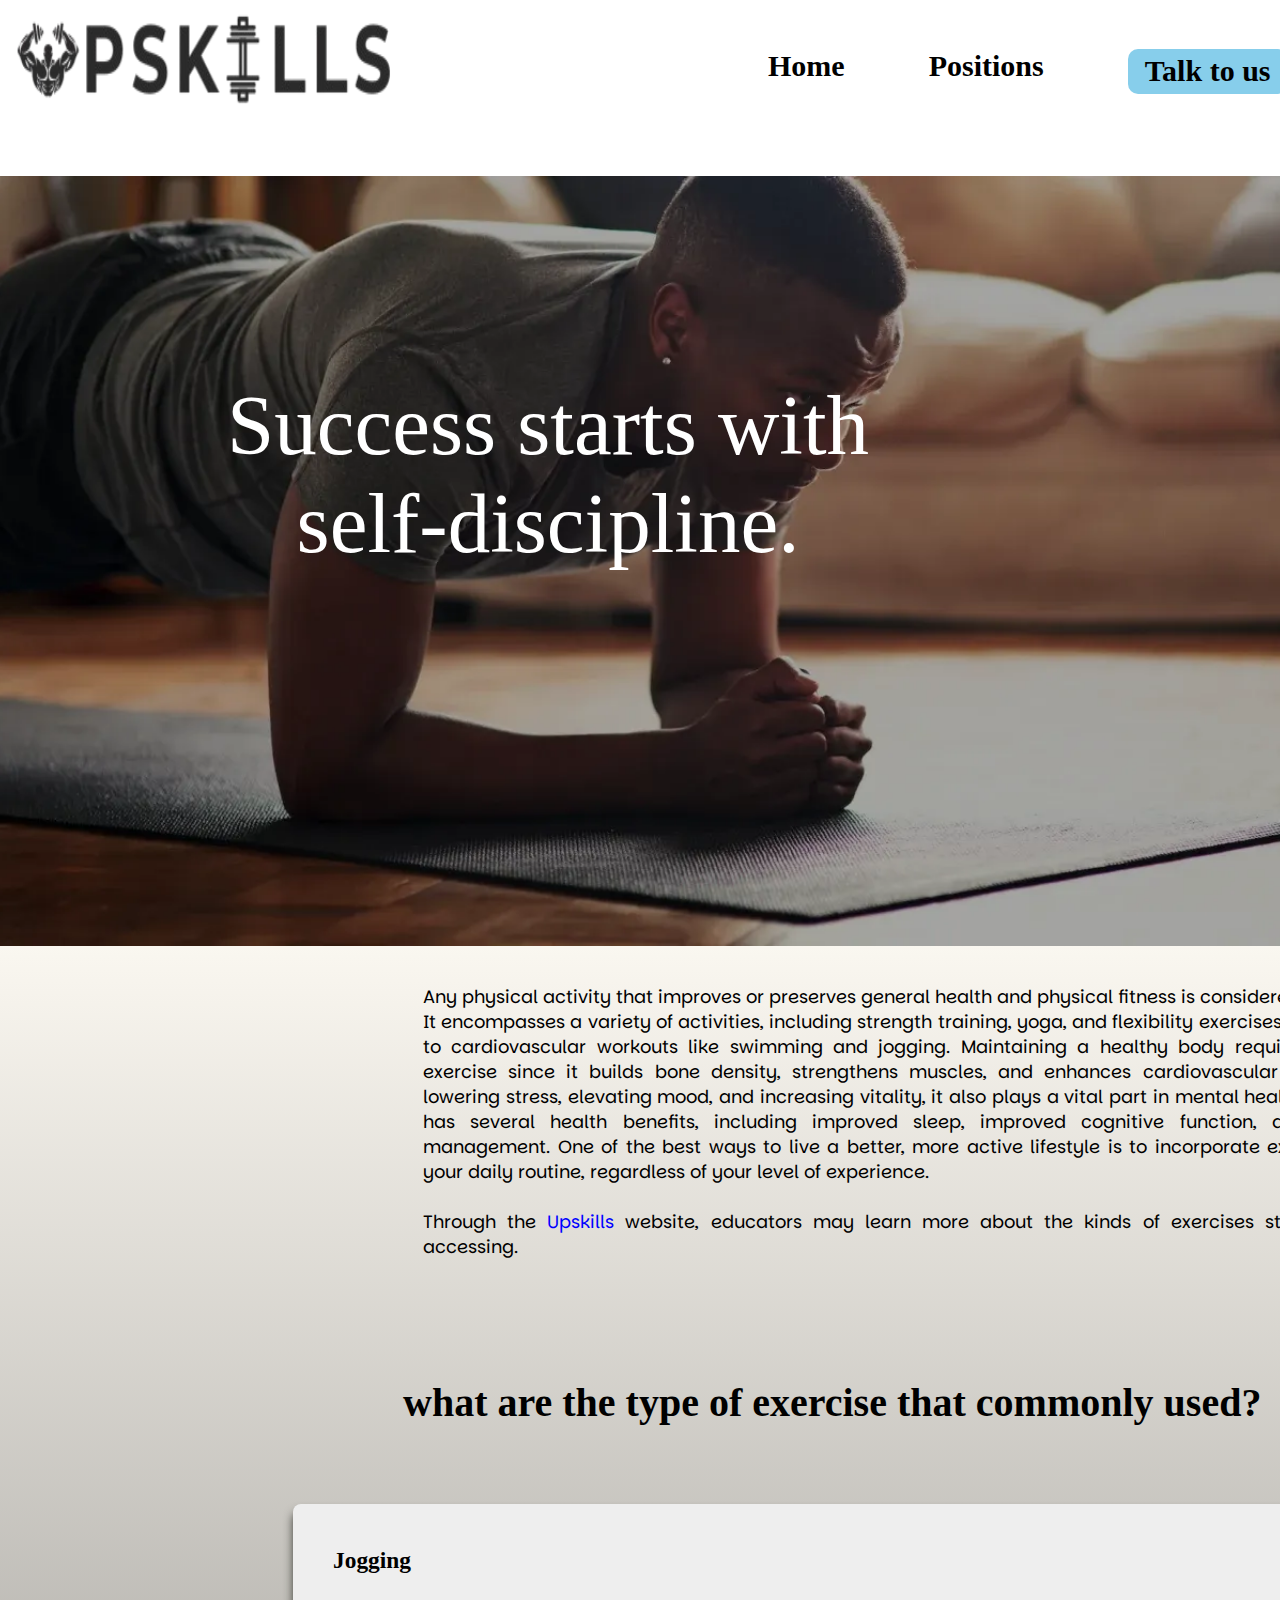
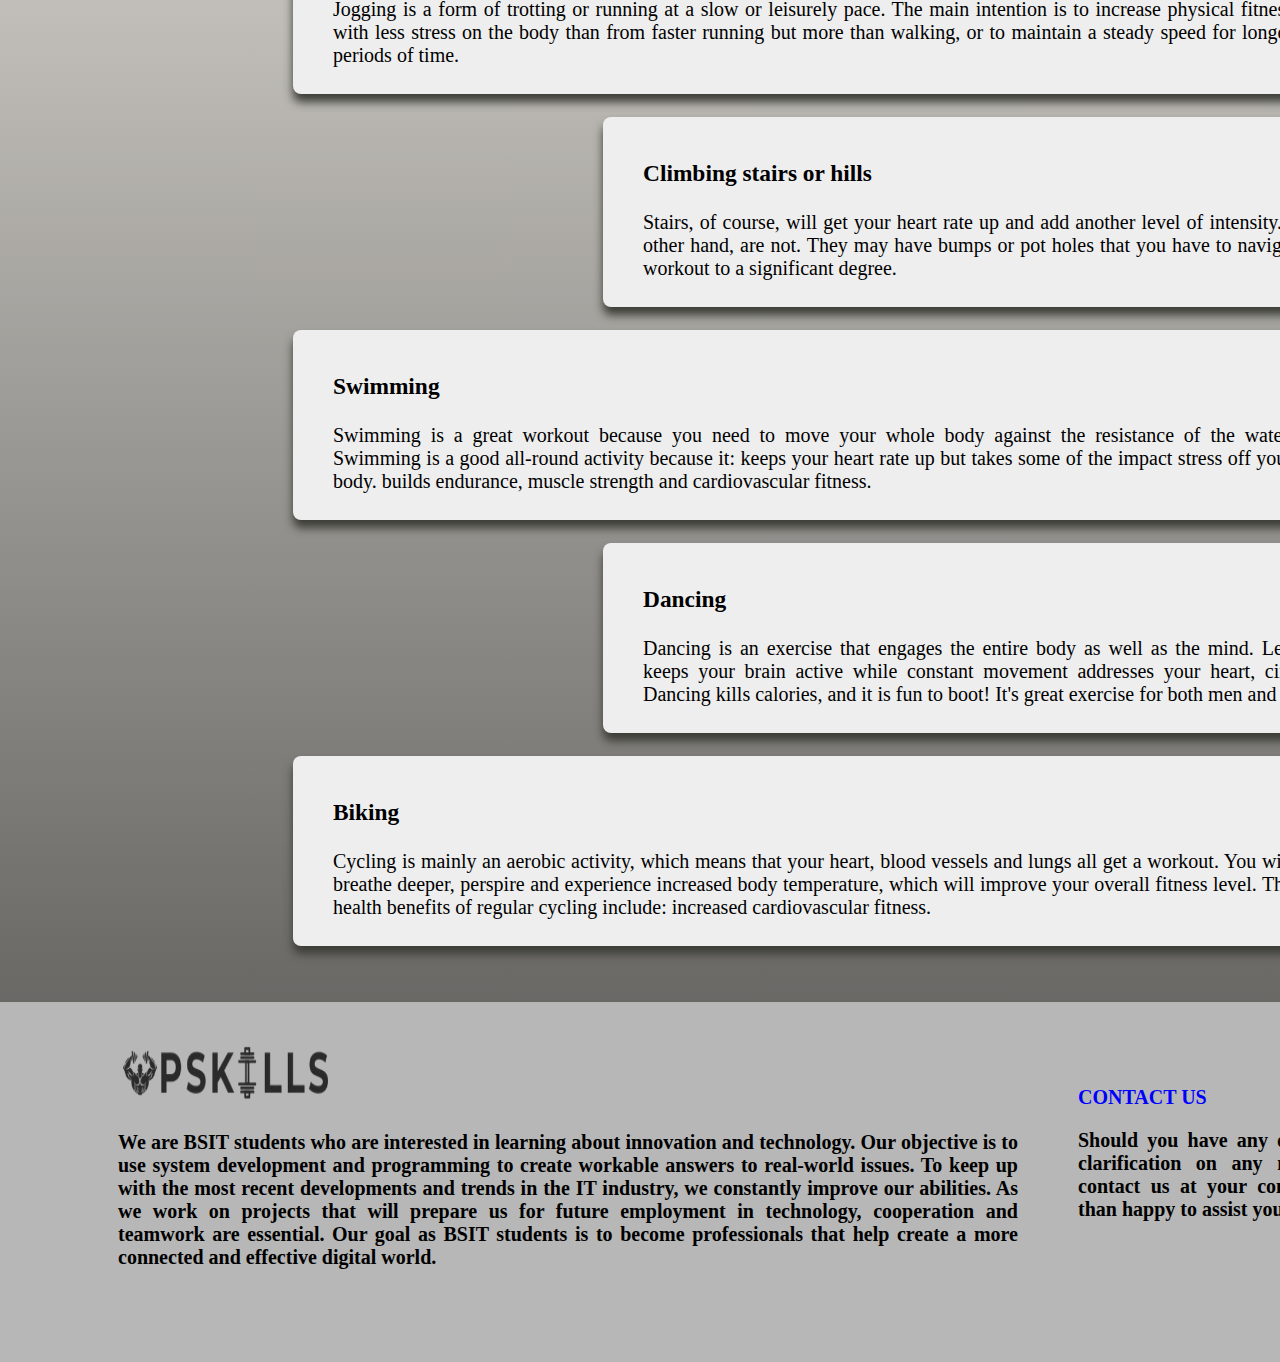
<file: index.html>
<!DOCTYPE html>
<html lang="en">
<head>
    <meta charset="UTF-8">
    <meta name="viewport" content="width=device-width, initial-scale=1.0">
    <link rel="preconnect" href="https://fonts.googleapis.com">
<link rel="preconnect" href="https://fonts.gstatic.com" crossorigin>
<link href="https://fonts.googleapis.com/css2?family=Parkinsans:wght@300..800&display=swap" rel="stylesheet">
<link rel="stylesheet" href="https://cdnjs.cloudflare.com/ajax/libs/font-awesome/6.7.1/css/all.min.css" integrity="sha512-5Hs3dF2AEPkpNAR7UiOHba+lRSJNeM2ECkwxUIxC1Q/FLycGTbNapWXB4tP889k5T5Ju8fs4b1P5z/iB4nMfSQ==" crossorigin="anonymous" referrerpolicy="no-referrer" />
    <link rel="stylesheet" href="style.css">
    <link rel="apple-touch-icon" sizes="180x180" href="/apple-touch-icon.png">
<link rel="icon" type="image/png" sizes="32x32" href="/favicon-32x32.png">
<link rel="icon" type="image/png" sizes="16x16" href="/favicon-16x16.png">
<link rel="manifest" href="/site.webmanifest">
<link rel="shortcut icon" href="favicon.ico" type="image/x-icon">
    <title>Upskills</title>
</head>
<body>
<div class="bgcolor">
        <img src="./image/logo-removebg-preview.png" alt="logo">
    <nav class="navbar">
        <ul class="navlink">
            <li class="navlinks">
                <a href="home.html">Home</a>
            </li>
         
            <li class="navlinks labs">
                <a>Positions</a>
                <ul class="dropdown">
                    <div class="atak">
                    <a style="font-size: 20px;" href="./sitting.html"><li>Sitting</li></a>
                    <a style="font-size: 20px;" href="./kneeling.html"><li>Kneeling</li></a>
                    <a style="font-size: 20px;" href="./lying.html"><li>Lying</li></a>
                </div>
                </ul>
            
            </li>
            <li class="navlinks">
            <div class="ts">
                <a class="tt" href="./talk.html">Talk to us</a>
            </div>
            </li>
        </ul>
    </nav>
</div>
    <div class="bg">
       <p class="p1">Success starts with self-discipline.</p>
    </div>
<div class="all">
<div class="p2">
    <p class="p3">Any physical activity that improves or preserves general health and physical fitness is considered exercise. It encompasses a variety of activities, including strength training, yoga, and flexibility exercises in addition to cardiovascular workouts like swimming and jogging. Maintaining a healthy body requires regular exercise since it builds bone density, strengthens muscles, and enhances cardiovascular health. By lowering stress, elevating mood, and increasing vitality, it also plays a vital part in mental health. Exercise has several health benefits, including improved sleep, improved cognitive function, and weight management. One of the best ways to live a better, more active lifestyle is to incorporate exercise into your daily routine, regardless of your level of experience. 
        <br> 
        <br>
        Through the <a style="text-decoration: none; color: blue;" href="">Upskills</a> website, educators may learn more about the kinds of exercises students are accessing.
    </p>
    <br>
    <br>
</div>
    <p class="p4">what are the type of exercise that commonly used?</p>
    <br>
    <div class="una">
   <ol>
    <div class="atik">
    <li> <h3>Jogging</h3>
        Jogging is a form of trotting or running at a slow or leisurely pace. The main intention is to increase physical fitness with less stress on the body than from faster running but more than walking, or to maintain a steady speed for longer periods of time.</li>
    </div>
    <br>
    <div class="atiks">
    <li> <h3>Climbing stairs or hills</h3>
        Stairs, of course, will get your heart rate up and add another level of intensity. But stairs are predictable. Hills, on the other hand, are not. They may have bumps or pot holes that you have to navigate, which increases the intensity of the workout to a significant degree. </li>
    </div>
    <br>
    <div class="atik">
    <li><h3>Swimming</h3>
        Swimming is a great workout because you need to move your whole body against the resistance of the water. Swimming is a good all-round activity because it: keeps your heart rate up but takes some of the impact stress off your body. builds endurance, muscle strength and cardiovascular fitness.</li>
    </div>
    <br>
    <div class="atiks">
        <li><h3>Dancing</h3>
        Dancing is an exercise that engages the entire body as well as the mind. Learning and remembering choreography keeps your brain active while constant movement addresses your heart, circulation, balance, muscles and joints. Dancing kills calories, and it is fun to boot! It's great exercise for both men and women.</li>
    </div>
    <br>
    <div class="atik">
        <li><h3>Biking</h3>
        Cycling is mainly an aerobic activity, which means that your heart, blood vessels and lungs all get a workout. You will breathe deeper, perspire and experience increased body temperature, which will improve your overall fitness level. The health benefits of regular cycling include: increased cardiovascular fitness.</li>
    </div>
    </ol>
    </div>
    <br>
    <br>
    <div class="last">

        <img class="m1" src="./image/logo-removebg-preview.png" alt="logo">
         <p class="t3">CONTACT US</p>
       <p class="t1">Should you have any questions or require further clarification on any matter,
        please feel free to contact us at your convenience, and I'll be more than happy to assist you.
        </p>

        <p class="t2">We are BSIT students who are interested in learning about innovation and technology. Our objective is to use system development and programming to create workable answers to real-world issues. To keep up with the most recent developments and trends in the IT industry, we constantly improve our abilities. As we work on projects that will prepare us for future employment in technology, cooperation and teamwork are essential. Our goal as BSIT students is to become professionals that help create a more connected and effective digital world.</p>
    </div>
    
    <div class="fi">
    <div class="f1">
        <a href="https://www.facebook.com/hhshhshshshshs"><i class="fa-brands fa-facebook"></i></a>
        </div>
        <div class="f2">
        <a href="https://www.instagram.com/dhars167/"><i class="fa-brands fa-instagram"></i></a>
        </div>
    </div>
</div>
</body>
</html>
</file>
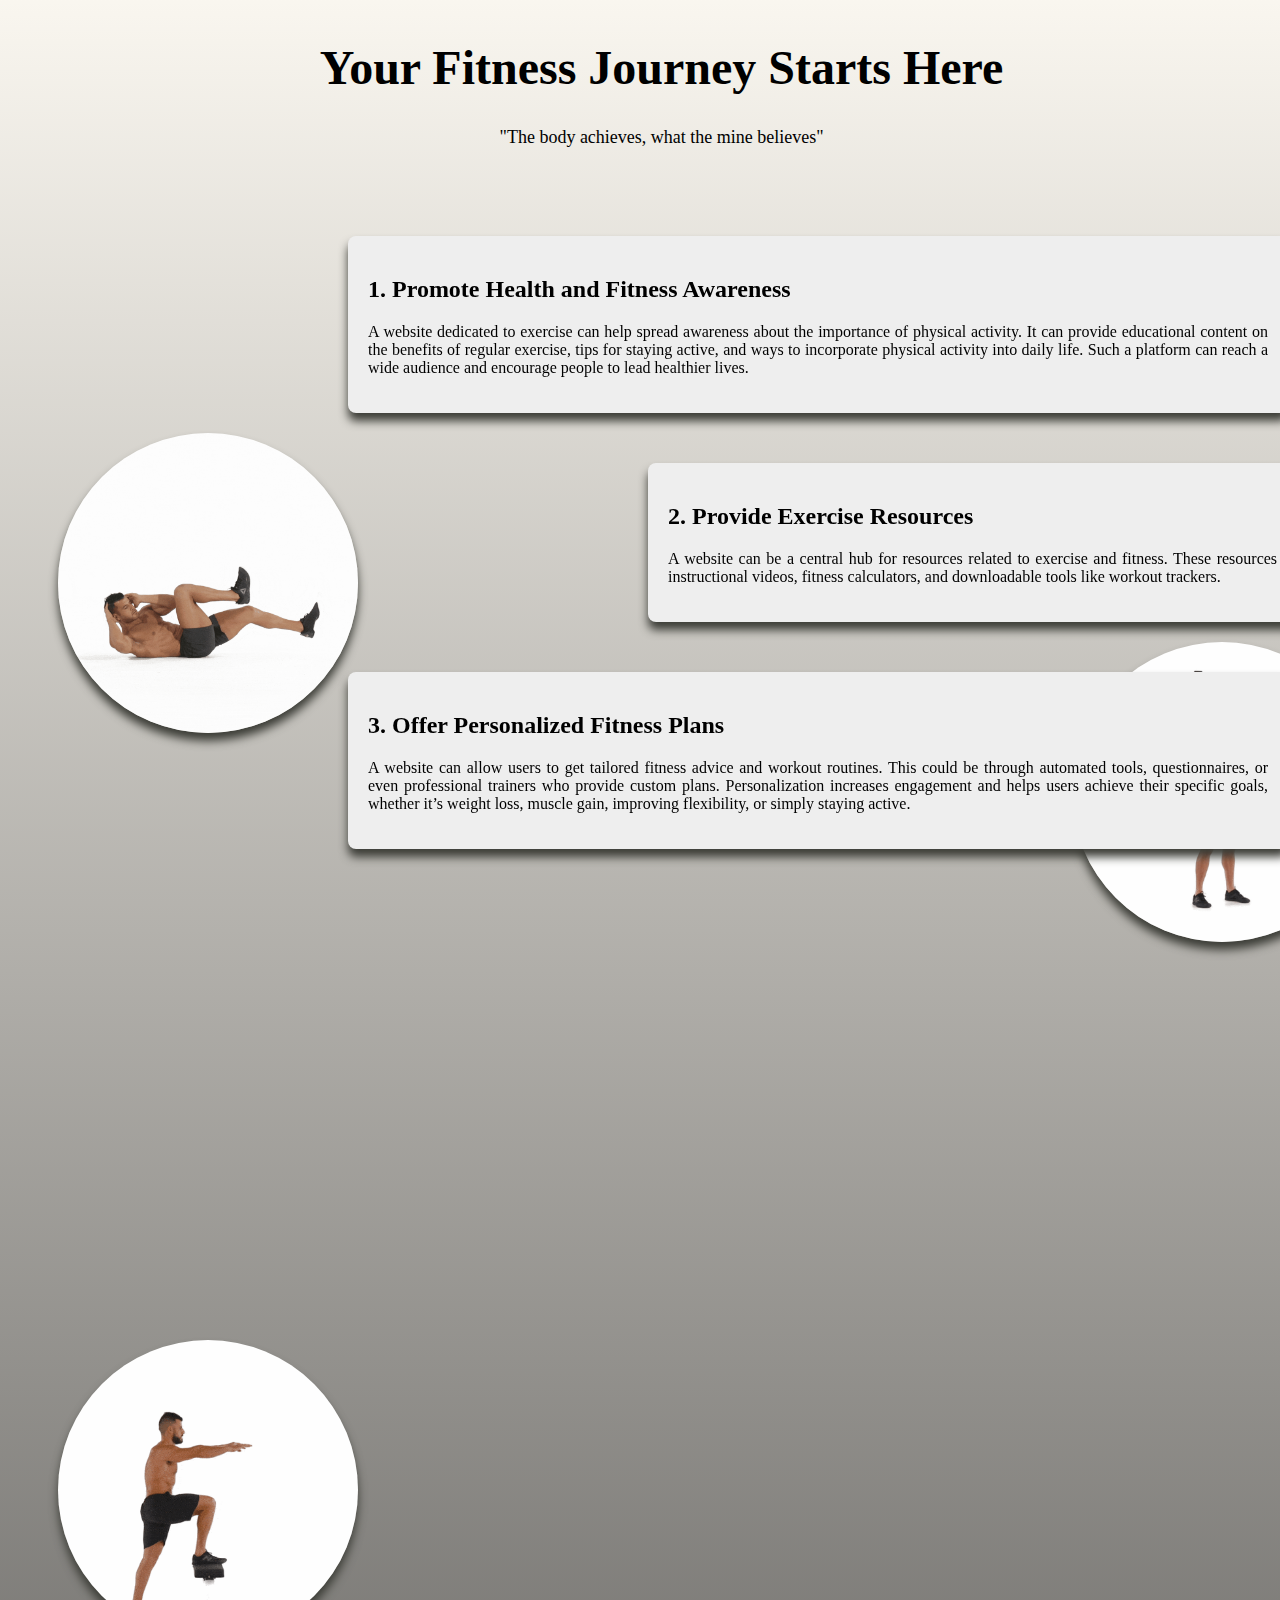
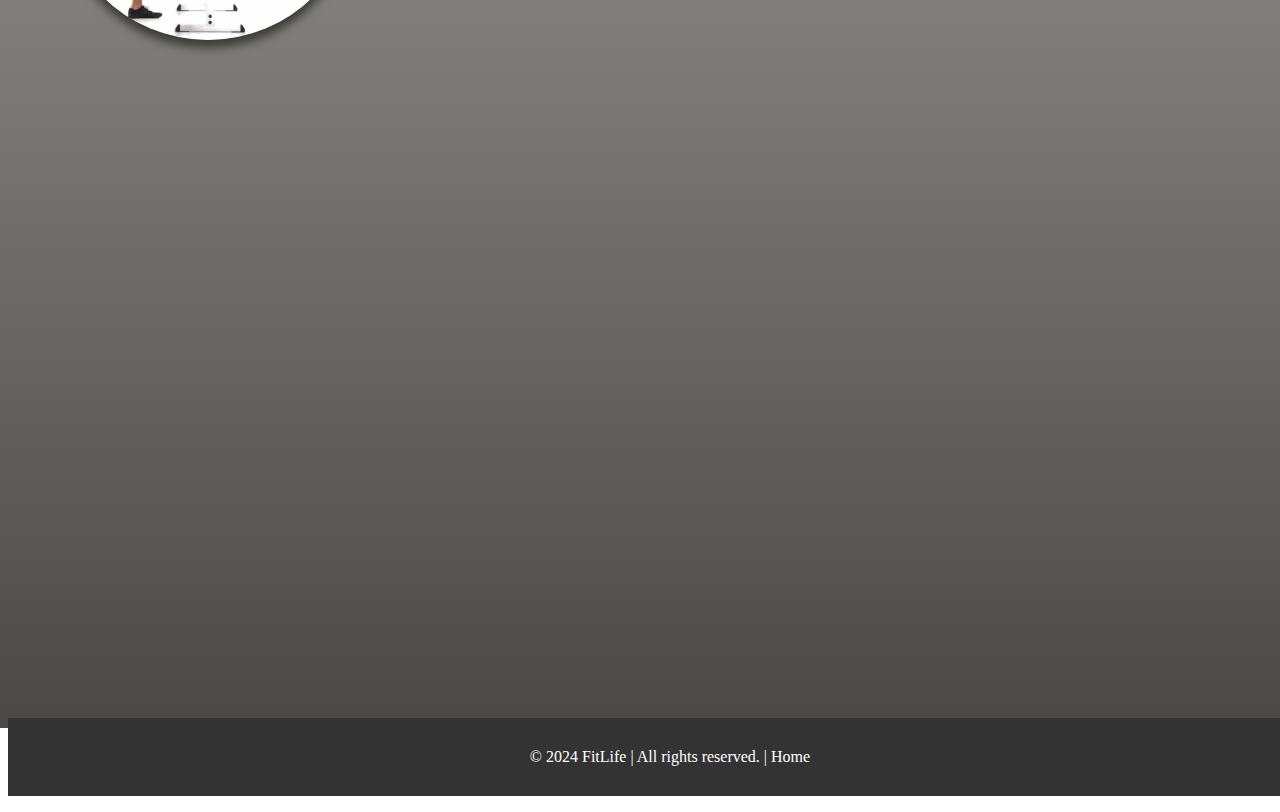
<file: home.html>
<!DOCTYPE html>
<html lang="en">
<head>
    <meta charset="UTF-8">
    <meta name="viewport" content="width=device-width, initial-scale=1.0">
    <link rel="stylesheet" href="style.css">
    <link rel="stylesheet" href="https://unpkg.com/aos@next/dist/aos.css" />
    <link rel="shortcut icon" href="favicon.ico" type="image/x-icon">
    <title>About</title>
</head>

<body>
    <div class="dar2">
    <header>
        <h1>Your Fitness Journey Starts Here</h1>
        <p class="motto">"The body achieves, what the mine believes"</p>
    </header>
<div class="nuh">
    <section>
        <div data-aos="fade-right" data-aos-duration="1400" class="card">
            <h2>1. Promote Health and Fitness Awareness</h2>
            <p>A website dedicated to exercise can help spread awareness about the importance of physical activity. It can provide educational content on the benefits of regular exercise, tips for staying active, and ways to incorporate physical activity into daily life. Such a platform can reach a wide audience and encourage people to lead healthier lives.</p>
        </div>
            <img class="log" src="./image/100.gif"> 
    </section>
    <div data-aos="fade-left" data-aos-duration="1400" class="cards">
        <h2>2. Provide Exercise Resources</h2>
        <p>A website can be a central hub for resources related to exercise and fitness. These resources can include workout routines, fitness plans, instructional videos, fitness calculators, and downloadable tools like workout trackers.</p>
    </div>    
    <img class="logs" src="./image/99.gif">
    <div data-aos="fade-right" data-aos-duration="1400" class="card">
        <h2>3. Offer Personalized Fitness Plans</h2>
        <p>A website can allow users to get tailored fitness advice and workout routines. This could be through automated tools, questionnaires, or even professional trainers who provide custom plans. Personalization increases engagement and helps users achieve their specific goals, whether it’s weight loss, muscle gain, improving flexibility, or simply staying active.</p>
    </div>

    <div data-aos="fade-left" data-aos-duration="1400" class="cards">
        <h2>4. Build a Fitness Community</h2>
        <p>An exercise website can help foster a sense of community among people who share common fitness goals. Forums, discussion boards, and social media integration can allow users to connect, share their progress, and motivate each other. Creating a supportive environment can enhance long-term commitment to fitness.</p>
    </div>
    <div data-aos="fade-right" data-aos-duration="1400" class="card">
        <h2>5. Generate Revenue</h2>
        <p>If done correctly, a website about exercise can be monetized in several ways. Revenue could come from:
            Selling Fitness Products: Offering merchandise like workout equipment, clothing, supplements, or books.
            Affiliate Marketing: Promoting products from third-party companies (e.g., fitness gear or nutrition products) and earning a commission on sales made through referral links.
            Online Coaching or Memberships: Offering paid fitness coaching, personalized training, or exclusive content for members (e.g., premium workout plans, live classes, etc.).
            </p>
    </div>
    <img class="log" src="./image/98.gif">
    <div data-aos="fade-left" data-aos-duration="1400" class="cards">
        <h2>6. Offer Expert Advice and Build Credibility</h2>
        <p>If you're a fitness professional (e.g., a personal trainer, physiotherapist, or sports nutritionist), creating a website can position you as an authority in the field. You can showcase your expertise through blog posts, videos, or online consultations. A well-maintained website builds trust and credibility, which can attract clients or customers.</p>
    </div>
    <div data-aos="fade-right" data-aos-duration="1400" class="card">
        <h2>7. Track Progress and Provide Motivation</h2>
        <p>A website can also serve as a tool for users to track their fitness progress, set goals, and stay motivated. Features like progress tracking, fitness challenges, and reminders can help users stay consistent in their exercise routines.
        </p>
    </div><div data-aos="fade-left" data-aos-duration="1400" class="cards">
        <h2>8. Expand Your Reach Globally</h2>
        <p>With a website, you’re not limited by location. You can reach a global audience, allowing you to share information with people from different cultures, backgrounds, and fitness levels. This can help create a diverse community of people who are all committed to improving their health and fitness.
        </p>
    </div><div data-aos="fade-right" data-aos-duration="1400" class="card">
        <h2>9. Encourage a Healthy Lifestyle</h2>
        <p>An exercise website can go beyond just physical activity and promote a holistic approach to health. This could include offering advice on sleep, stress management, nutrition, and mindfulness, all of which complement an exercise routine and contribute to overall well-being.
        </p>
    </div><div data-aos="fade-left" data-aos-duration="1400" class="cards">
        <h2>10. Educational Tool for Schools or Organizations</h2>
        <p>A website about exercise can be a valuable resource for schools, sports teams, or wellness organizations that want to educate their students, employees, or members about physical activity and fitness.
        </p>
    </div>
</div>
    <button onclick="topFunction()" id="myBtn" title="Go to top">Top</button>


<script>

let mybutton = document.getElementById("myBtn");


window.onscroll = function() {scrollFunction()};

function scrollFunction() {
  if (document.body.scrollTop > 20 || document.documentElement.scrollTop > 20) {
    mybutton.style.display = "block";
  } else {
    mybutton.style.display = "none";
  }
}


function topFunction() {
  document.body.scrollTop = 0;
  document.documentElement.scrollTop = 0;
}
</script>
</div>
<footer>
    <p>&copy; 2024 FitLife | All rights reserved. | <a href="./index.html" style="color: white;">Home</a></p>
</footer>


<script src="https://unpkg.com/aos@next/dist/aos.js"></script>
<script>
  AOS.init({
    offset:1,
  });
</script>

</body>
</html>
</file>
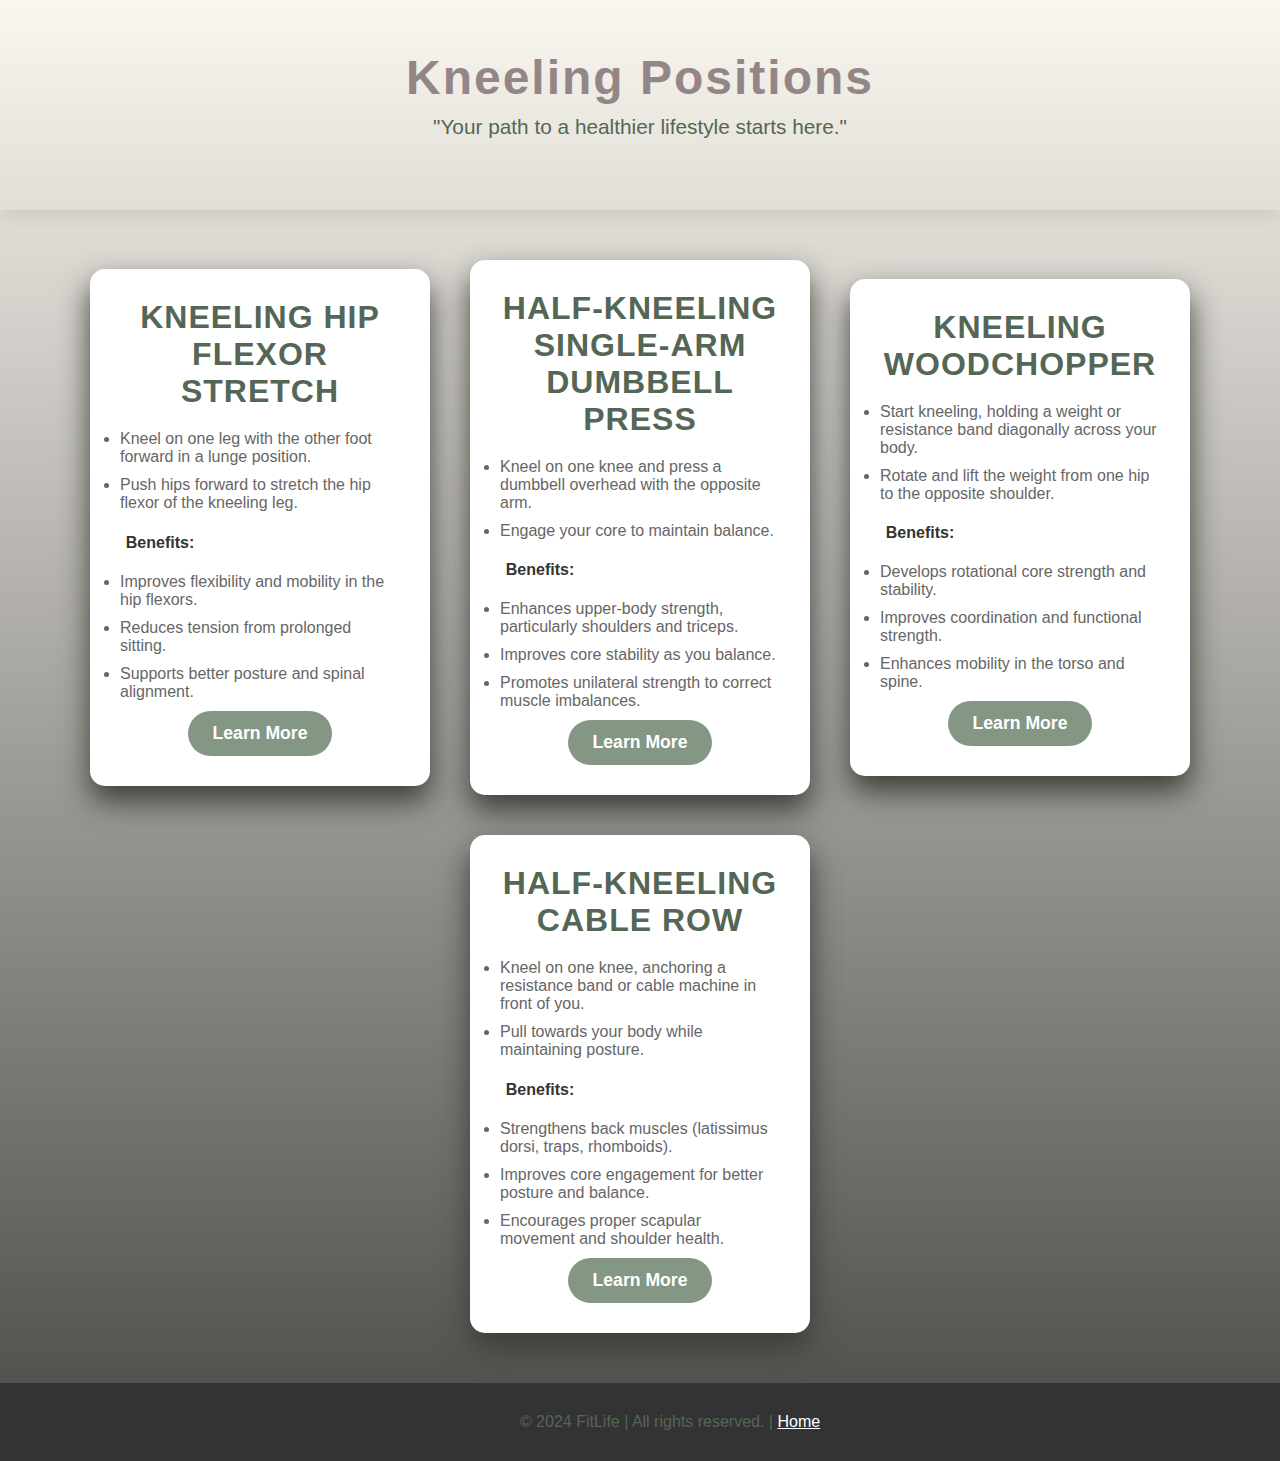
<file: kneeling.html>
<!DOCTYPE html>
<html lang="en">
<head>
    <meta charset="UTF-8">
    <meta name="viewport" content="width=device-width, initial-scale=1.0">
    <link rel="shortcut icon" href="favicon.ico" type="image/x-icon">
    <title>Kneeling Position</title>
    <link rel="stylesheet" href="knee.css">

</head>
<body>

    <header>
        <h1>Kneeling Positions</h1>
        <p>"Your path to a healthier lifestyle starts here."</p>
    </header>
<!-- Card 1: Kneeling Hip Flexor Stretch -->
    <div class="exercise-container">

        <div class="exercise-category">
            <h2>Kneeling Hip Flexor Stretch</h2>
            <ul>
                <li>Kneel on one leg with the other foot forward in a lunge position.</li>
                <li>Push hips forward to stretch the hip flexor of the kneeling leg.</li>

            </ul>
            <h4>Benefits:</h4>
            <ul>
                <li>Improves flexibility and mobility in the hip flexors.</li>
                <li>Reduces tension from prolonged sitting.</li>
                <li>Supports better posture and spinal alignment.</li>
            </ul>

            <a href="https://www.youtube.com/watch?v=bbFFdxcAYiw" class="btn-learn-more">Learn More</a>
        </div>

        <!-- Card 2: Half-Kneeling Single-Arm Press -->
        <div class="exercise-category">
            <h2>Half-Kneeling Single-Arm Dumbbell Press</h2>
            <ul>
                <li>Kneel on one knee and press a dumbbell overhead with the opposite arm.</li>
                <li>Engage your core to maintain balance.</li>
            </ul>
            <h4>Benefits:</h4>
            <ul>
                <li>Enhances upper-body strength, particularly shoulders and triceps.</li>
                <li>Improves core stability as you balance.</li>
                <li>Promotes unilateral strength to correct muscle imbalances.</li>
            </ul>
            <a href="https://www.youtube.com/watch?v=4DUIY95jX6Y" class="btn-learn-more">Learn More</a>
        </div>

        <!-- Card 3: Kneeling Woodchopper -->
        <div class="exercise-category">
            <h2>Kneeling Woodchopper</h2>
            <ul>
                <li>Start kneeling, holding a weight or resistance band diagonally across your body.</li>
                <li>Rotate and lift the weight from one hip to the opposite shoulder.</li>
            </ul>
            <h4>Benefits:</h4>
            <ul>
                <li>Develops rotational core strength and stability.</li>
                <li>Improves coordination and functional strength.</li>
                <li>Enhances mobility in the torso and spine.</li>
            </ul>
            <a href="https://www.youtube.com/watch?v=P88g9w0Z5-I" class="btn-learn-more">Learn More</a>
        </div>

        <!-- Card 4: Balance & Stability -->
        <div class="exercise-category">
            <h2>Half-Kneeling Cable Row</h2>
            <ul>
                <li>Kneel on one knee, anchoring a resistance band or cable machine in front of you.</li>
                <li>Pull towards your body while maintaining posture.</li>
            </ul>
            <h4>Benefits:</h4>
            <ul>
                <li>Strengthens back muscles (latissimus dorsi, traps, rhomboids).</li>
                <li>Improves core engagement for better posture and balance.</li>
                <li>Encourages proper scapular movement and shoulder health.</li>
            </ul>
            <a href="https://www.youtube.com/watch?v=RwRZ_c8ljuw" class="btn-learn-more">Learn More</a>
        </div>
    </div>

    <footer>
        <p>&copy; 2024 FitLife | All rights reserved. | <a href="./index.html" style="color: white;">Home</a></p>
    </footer>

</body>
</html>
</file>
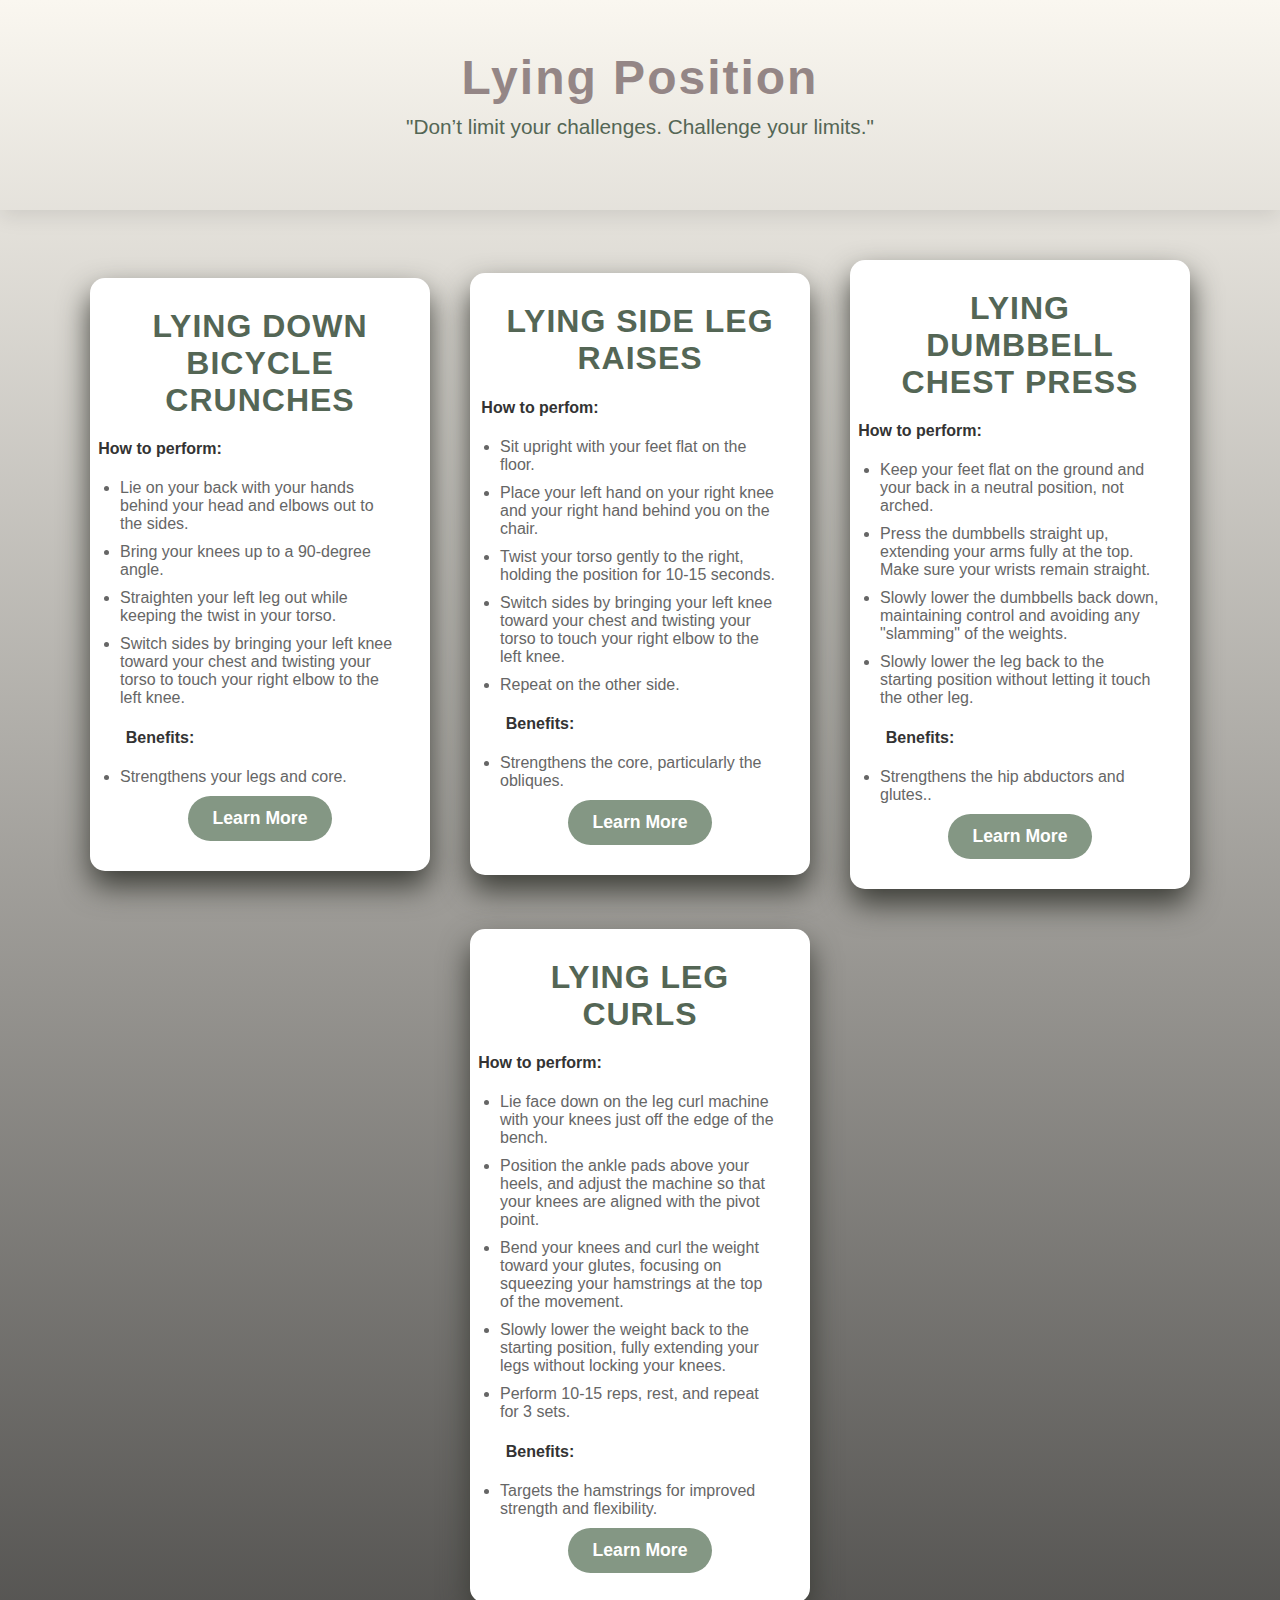
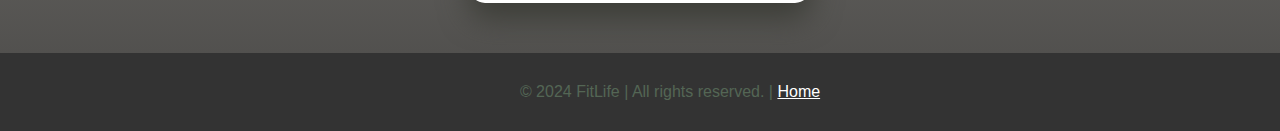
<file: lying.html>
<!DOCTYPE html>
<html lang="en">
<head>
    <meta charset="UTF-8">
    <meta name="viewport" content="width=device-width, initial-scale=1.0">
    <link rel="shortcut icon" href="favicon.ico" type="image/x-icon">
    <title>Lying Position</title>
    <link rel="stylesheet" href="knee.css">


</head>
<body>

    <header>
        <h1>Lying Position</h1>
        <p>"Don’t limit your challenges. Challenge your limits."</p>
    </header>
<!-- Card 1: Kneeling Hip Flexor Stretch -->
    <div class="exercise-container">

        <div class="exercise-category">
            <h2>Lying Down Bicycle Crunches</h2>
            <h4>How to perform:</h4>
            <ul>
                <li>Lie on your back with your hands behind your head and elbows out to the sides.</li>
                <li>Bring your knees up to a 90-degree angle.</li>
                            <li>Straighten your left leg out while keeping the twist in your torso.</li>
                            <li>Switch sides by bringing your left knee toward your chest and twisting your torso to touch your right elbow to the left knee.</li>
            </ul>
            <h4>Benefits:</h4>
            <ul>
                <li>Strengthens your legs and core.</li>
            </ul>

            <a href="https://www.youtube.com/watch?v=1we3bh9uhqY" class="btn-learn-more">Learn More</a>
        </div>

        <!-- Card 2: Half-Kneeling Single-Arm Press -->
        <div class="exercise-category">
            <h2> Lying Side Leg Raises</h2>
            <h4>How to perfom:</h4>
            <ul>
                <li>Sit upright with your feet flat on the floor.</li>
                            <li>Place your left hand on your right knee and your right hand behind you on the chair.</li>
                            <li>Twist your torso gently to the right, holding the position for 10-15 seconds.</li>
                            <li>Switch sides by bringing your left knee toward your chest and twisting your torso to touch your right elbow to the left knee.</li>
                            <li>Repeat on the other side.</li>
            </ul>
            <h4>Benefits:</h4>
            <ul>
                <li>Strengthens the core, particularly the obliques.</li>
            </ul>
            <a href="https://www.youtube.com/watch?v=pNismoYr1Fg" class="btn-learn-more">Learn More</a>
        </div>

        <!-- Card 3: Kneeling Woodchopper -->
        <div class="exercise-category">
            <h2>Lying Dumbbell Chest Press</h2>
            <h4>How to perform:</h4>
            <ul>
                
                            <li>Keep your feet flat on the ground and your back in a neutral position, not arched.</li>
                            <li>Press the dumbbells straight up, extending your arms fully at the top. Make sure your wrists remain straight.</li>
                            <li>Slowly lower the dumbbells back down, maintaining control and avoiding any "slamming" of the weights.</li>
                            <li>Slowly lower the leg back to the starting position without letting it touch the other leg.</li>
            </ul>
            <h4>Benefits:</h4>
            <ul>
                <li>Strengthens the hip abductors and glutes..</li>
            </ul>
            <a href="https://www.youtube.com/watch?v=t1iaVBMItPo" class="btn-learn-more">Learn More</a>
        </div>

        <!-- Card 4: Balance & Stability -->
        <div class="exercise-category">
            <h2>Lying Leg Curls</h2>
            <h4>How to perform:</h4>
            <ul>
                <li>Lie face down on the leg curl machine with your knees just off the edge of the bench.</li>
                <li>Position the ankle pads above your heels, and adjust the machine so that your knees are aligned with the pivot point.</li>
                            <li>Bend your knees and curl the weight toward your glutes, focusing on squeezing your hamstrings at the top of the movement.</li>
                            <li>Slowly lower the weight back to the starting position, fully extending your legs without locking your knees.</li>
                            <li>Perform 10-15 reps, rest, and repeat for 3 sets.</li>
            </ul>
            <h4>Benefits:</h4>
            <ul>
                <li>Targets the hamstrings for improved strength and flexibility.</li>
            </ul>
            <a href="https://www.youtube.com/watch?v=jxctD6fL_FQ" class="btn-learn-more">Learn More</a>
        </div>
    </div>

    <footer>
        <p>&copy; 2024 FitLife | All rights reserved. | <a href="./index.html" style="color: white;">Home</a></p>
    </footer>

</body>
</html>
</file>
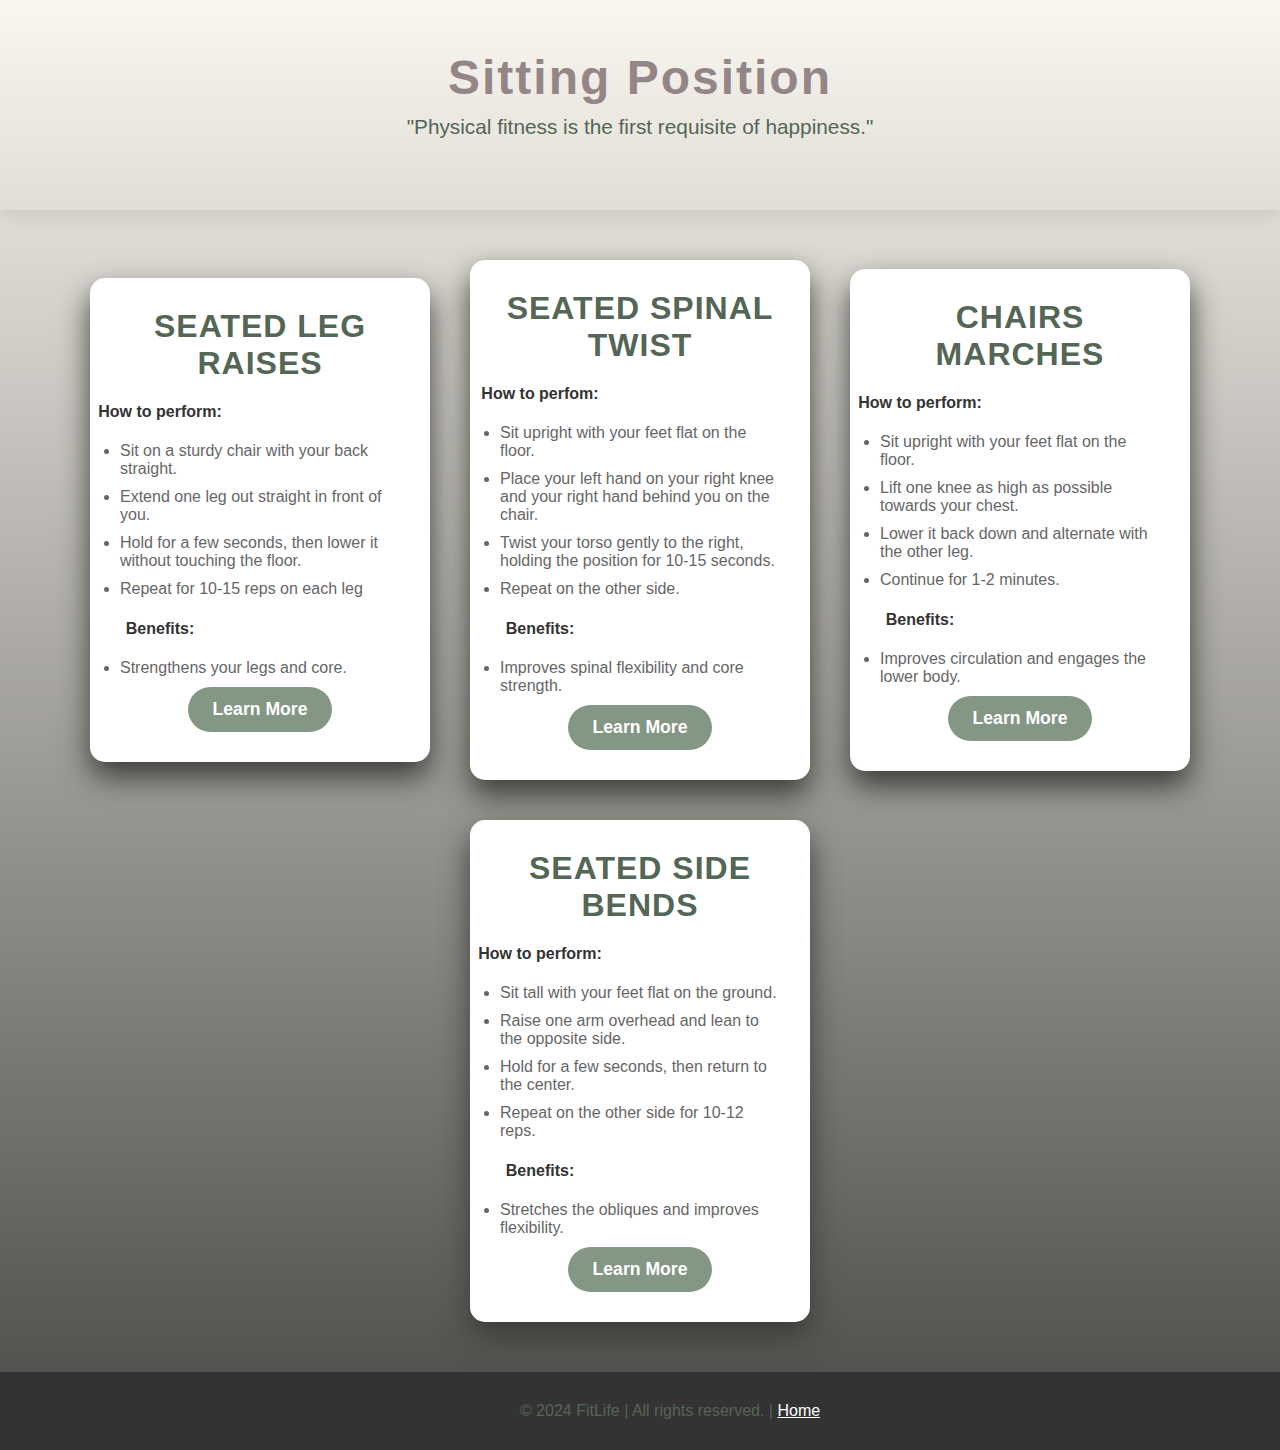
<file: sitting.html>
<!DOCTYPE html>
<html lang="en">
<head>
    <meta charset="UTF-8">
    <meta name="viewport" content="width=device-width, initial-scale=1.0">
    <link rel="stylesheet" href="https://unpkg.com/aos@next/dist/aos.css" />
    <link rel="shortcut icon" href="favicon.ico" type="image/x-icon">
    <title>Sitting Position</title>
    <link rel="stylesheet" href="knee.css">

</head>
<body>

    <header>
        <h1>Sitting Position</h1>
        <p>"Physical fitness is the first requisite of happiness."</p>
    </header>

    <div class="exercise-container">

        <div  class="exercise-category">
            <h2>Seated Leg Raises</h2>
            <h4>How to perform:</h4>
            <ul>
                <li>Sit on a sturdy chair with your back straight.</li>
                <li>Extend one leg out straight in front of you.</li>
                            <li>Hold for a few seconds, then lower it without touching the floor.</li>
                            <li>Repeat for 10-15 reps on each leg</li>
            </ul>
            <h4>Benefits:</h4>
            <ul>
                <li>Strengthens your legs and core.</li>
            </ul>

            <a href="https://www.youtube.com/watch?v=vSuGGbpUasg" class="btn-learn-more">Learn More</a>
        </div>

       
        <div class="exercise-category">
            <h2>Seated Spinal Twist</h2>
            <h4>How to perfom:</h4>
            <ul>
                <li>Sit upright with your feet flat on the floor.</li>
                            <li>Place your left hand on your right knee and your right hand behind you on the chair.</li>
                            <li>Twist your torso gently to the right, holding the position for 10-15 seconds.</li>
                            <li>Repeat on the other side.</li>
            </ul>
            <h4>Benefits:</h4>
            <ul>
                <li>Improves spinal flexibility and core strength.</li>
            </ul>
            <a href="https://www.youtube.com/watch?v=ciGK6HyYqV4" class="btn-learn-more">Learn More</a>
        </div>

        
        <div class="exercise-category">
            <h2>Chairs Marches</h2>
            <h4>How to perform:</h4>
            <ul>
                <li>Sit upright with your feet flat on the floor.</li>
                            <li>Lift one knee as high as possible towards your chest.</li>
                            <li>Lower it back down and alternate with the other leg.</li>
                            <li>Continue for 1-2 minutes.</li>
            </ul>
            <h4>Benefits:</h4>
            <ul>
                <li>Improves circulation and engages the lower body.</li>
            </ul>
            <a href="https://www.youtube.com/watch?v=uoRVJBDEX60" class="btn-learn-more">Learn More</a>
        </div>

        <div class="exercise-category">
            <h2>Seated Side Bends</h2>
            <h4>How to perform:</h4>
            <ul>
                <li>Sit tall with your feet flat on the ground.</li>
                <li>Raise one arm overhead and lean to the opposite side.</li>
                            <li>Hold for a few seconds, then return to the center.</li>
                            <li>Repeat on the other side for 10-12 reps.</li>
            </ul>
            <h4>Benefits:</h4>
            <ul>
                <li>Stretches the obliques and improves flexibility.</li>
            </ul>
            <a href="https://www.youtube.com/watch?v=Rze6cxfJpOQ" class="btn-learn-more">Learn More</a>
        </div>
    </div>

    <footer>
        <p>&copy; 2024 FitLife | All rights reserved. | <a href="./index.html" style="color: white;">Home</a></p>
    </footer>


    <script src="https://unpkg.com/aos@next/dist/aos.js"></script>
    <script>
      AOS.init({
        offset:1,
      });
    </script>


</body>
</html>
</file>
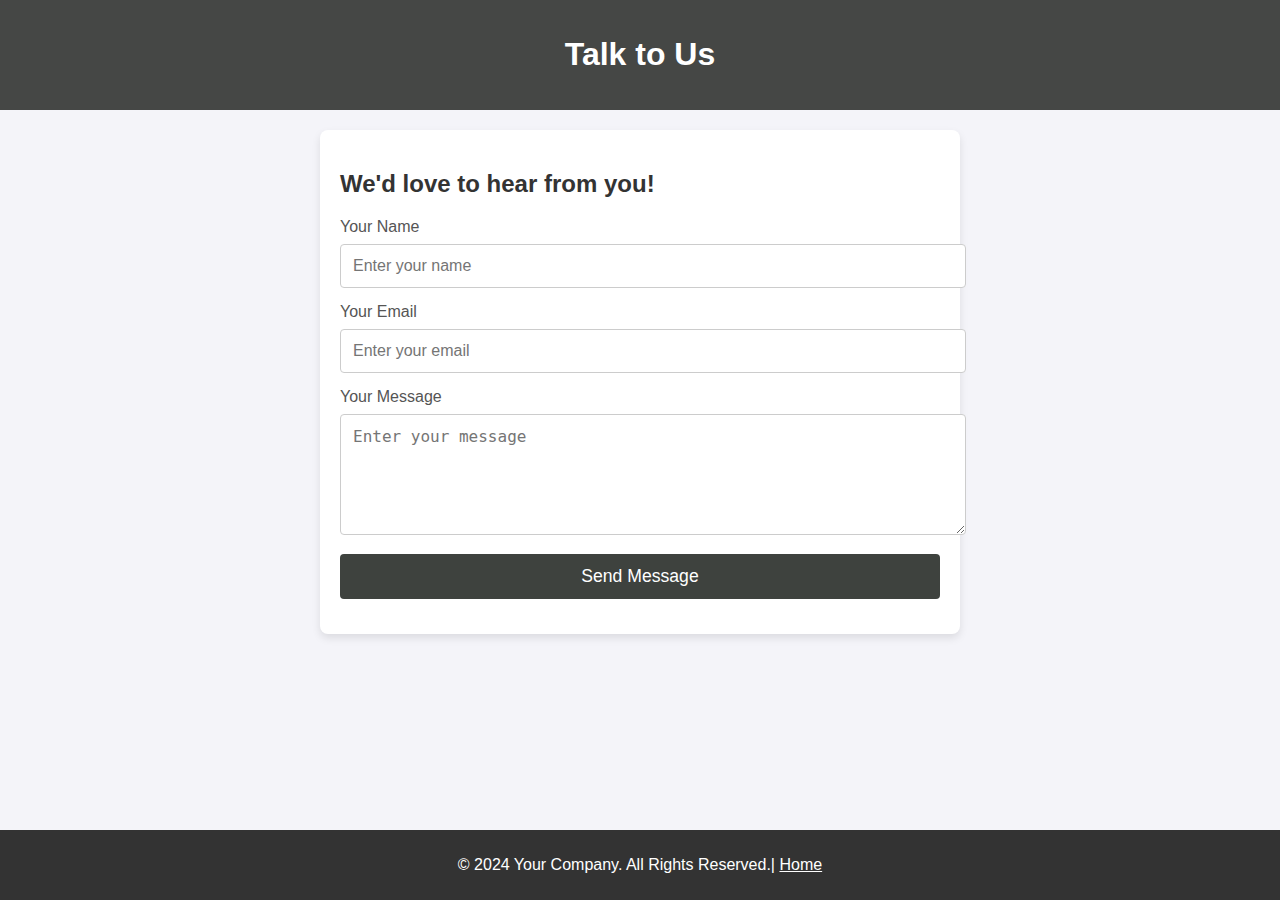
<file: talk.html>
<!DOCTYPE html>
<html lang="en">
<head>
    <meta charset="UTF-8">
    <meta name="viewport" content="width=device-width, initial-scale=1.0">
    <meta http-equiv="X-UA-Compatible" content="ie=edge">
    <link rel="shortcut icon" href="favicon.ico" type="image/x-icon">
    <title>Talk to Us</title>
    <style>
        body {
            font-family: Arial, sans-serif;
            background-color: #f4f4f9;
            margin: 0;
            padding: 0;
            
        }
        header {
            background-color: #454745;
            color: white;
            padding: 15px;
            text-align: center;
        }
        main {
            padding: 20px;
        }
        .container {
            max-width: 600px;
            margin: 0 auto;
            background-color: white;
            padding: 20px;
            box-shadow: 0 4px 8px rgba(0, 0, 0, 0.1);
            border-radius: 8px;
        }
        h2 {
            color: #333;
        }
        label {
            font-size: 1rem;
            color: #555;
            margin-bottom: 8px;
            display: block;
        }
        input, textarea {
            width: 100%;
            padding: 12px;
            margin-bottom: 15px;
            border: 1px solid #ccc;
            border-radius: 4px;
            font-size: 1rem;
        }
        input[type="submit"] {
            background-color: #3e423e;
            color: white;
            border: none;
            cursor: pointer;
            font-size: 1.1rem;
        }
        input[type="submit"]:hover {
            background-color: #6c7e6d;
        }
        footer {
            text-align: center;
            background-color: #333;
            color: white;
            padding: 10px 0;
            position: fixed;
            width: 100%;
            bottom: 0;
        }
    </style>
</head>
<body>

<header>
    <h1>Talk to Us</h1>
</header>

<main>
    <div class="container">
        <h2>We'd love to hear from you!</h2>
        <form action="your-server-endpoint-here" method="POST">
            <label for="name">Your Name</label>
            <input type="text" id="name" name="name" placeholder="Enter your name" required>

            <label for="email">Your Email</label>
            <input type="email" id="email" name="email" placeholder="Enter your email" required>

            <label for="message">Your Message</label>
            <textarea id="message" name="message" rows="5" placeholder="Enter your message" required></textarea>

            <input type="submit" value="Send Message">
        </form>
    </div>
</main>

<footer>
    <p>&copy; 2024 Your Company. All Rights Reserved.| <a href="./index.html" style="color: white;">Home</a></p>
</footer>

</body>
</html>
</file>
<file: style.css>
*{
    padding: 0px;
    border: 0px;
}

.all{
    width: 225vh;
    margin-left: -10px;
    background: linear-gradient(#FAF7F0, #4A4947);
}

img{
    width: 400px;
    height: 100px;
}

.p1{
    margin-top: 200px;
    margin-left: 150px;
    width: 800px;
    box-sizing: border-box;
    color: white;
    font-size: 85px;
}

.bg{
    background-image: url(./image/image.webp);
    margin-top: 50px;
    margin-left: -10px;
    height: 770px;
    width: 105%;
    background-size: cover;
    background-position: center;
    align-items: center;
    text-align: center;
    position: absolute;  
}

.bgcolor{
    width: 105%;
    padding: 0px;
    border: 0px;
    background-color: white;
}

.hi{
    border-radius: 10px;
    background-color: skyblue;
    color: white;
}

.p2{
    margin-left: 20%;
    width: 960px;
    text-align: justify;
    padding: 20px;
    margin-top: 820px;
    font-size: 17.9px;
}

.p3{
    font-family: "Parkinsans", sans-serif;
  font-optical-sizing: auto;
  font-weight: <weight>;
  font-style: normal;
  animation: appear linear;
  animation-timeline: view();
  animation-range: entry 0 cover 40%;
}

.p4{
    margin-left: 20%;
    font-size: 40px;
    font-weight: bold;
    animation: appear linear;
    animation-timeline: view();
    animation-range: entry 0 cover 40%;
}

.una{
    font-size: 20px;
    margin-left: 20%;
}


ol li{
    width: 960px;
    text-align: justify;
}

.last{
    margin-left: -10px;
    margin-bottom: -10px;
    height: 280px;
    width: 100%;
    background-color: #B7B7B7;
    padding: 40px;
}

.logss{
    width: 100px;
}

.m1{
    margin-left:90px;
    width: 220px;
    height: 60px;
}

.fa-facebook{
    font-size: 45px;
    color: #FDF7F4;
    transition: .5s;
}

.fa-facebook:hover{
    color: #0A5EB0;
}

.f1{
    margin-left: 130px;
    margin-top: -120px;
}

.fa-instagram{
    font-size: 50px;
    color: #FDF7F4;
    transition: .5s;
}

.fa-instagram:hover{
    color: #B03052;
}

.f2{
    margin-left: 200px;
    margin-top: -47px;
}

.dar2{
    margin-bottom: -10px;
    margin-left: -10px;
    margin-top: -20px;
    background: linear-gradient(#FAF7F0, #4A4947);
    height: 260vh;
    width: 105%;
    background-size: cover;
    background-position: center;
}
.motto{
    font-size: large;
}
    header {
        color: black;
        padding: 20px 0;
        text-align: center;
    }
    h1 {
        font-size: 3rem;
    }
    .card {
        margin-left: 300px;
        text-align: justify;
        width: 900px;
        padding: 20px;
        border-radius: 8px;
        box-shadow: 0 8px 10px #3C3D37;
        margin-bottom: 20px;
        transition: transform 0.3s ease-in-out;
        margin-top: 50px;
        background-color: #EEEEEE;
    }

    .cards{
        margin-left: 600px;
        text-align: justify;
        width: 900px;
        padding: 20px;
        border-radius: 8px;
        box-shadow: 0 8px 10px #3C3D37;
        margin-bottom: 20px;
        transition: transform 0.3s ease-in-out;
        margin-top: 50px;
        background-color: #EEEEEE;
    }
    .card:hover {
        transform: translateY(-5px);
    }

    .cards:hover{
        transform: translateY(-5px);

    }

    .atik{
        margin-left: -110px;
        border-radius: 8px;
        padding: 20px;
        width: 1005px;
        height: 150px;
        background-color:#EEEEEE;
        box-shadow: 0 8px 10px #3C3D37;
        animation: appear linear;
        animation-timeline: view();
        animation-range: entry 0 cover 40%;
    }
    .log{
        position: absolute;
        height: 300px;
        width: 300px;
        border-radius: 500%;
        padding: 0px;
        margin-left:  10px;
        box-shadow: 0 8px 10px #3C3D37;
    }
    .logs{
        position: absolute;
        height: 300px;
        width: 300px;
        border-radius: 500%;
        padding: 0px;
        margin-left: 80%;
        box-shadow: 0 8px 10px #3C3D37;
    }

#myBtn {
  display: none;
  position: fixed;
  bottom: 20px;
  right: 30px;
  z-index: 99;
  font-size: 18px;
  border: none;
  outline: none;
  background-color: rgb(175, 175, 180);
  color: white;
  cursor: pointer;
  padding: 15px;
  border-radius: 4px;
}

#myBtn:hover {
  background-color: #686464;
  transform: translateY(-5px);
}
footer {
            background: #333;
            color: white;
            padding: 30px;
            position: relative;
            bottom: 0;
            width: 100%;
            text-align: center;
        }
        footer p {
            margin: 0;
            font-size: 1rem;
            font-weight: 300;
        }

    .atiks{
        border-radius: 8px;
        padding: 20px;
        width: 1005px;
        height: 150px;
        background-color:#EEEEEE;
        box-shadow: 0 8px 10px #3C3D37;
        margin-left: 200px;
        animation: appear linear;
        animation-timeline: view();
        animation-range: entry 0 cover 40%;
    }

    li{
        margin-left: 20px;
    }

    @keyframes appear{
        from{
            opacity: 0;
           transform: translateX(-100px);
        }
        to{
            opacity: 1;
            transform: translateX(0px);
        }
    }

    .navbar{
        padding: 0.5rem 1.5rem;
        border-radius: 1rem;
        margin-left: 700px;
        margin-top: -95px;
    }

    .navlink{
        display: flex;
        gap: 2rem;
    }


    .navlinks, .dropdown li{
        list-style: none;
        height: 100%;
        padding: 0.5rem 1rem;
        font-weight: 600;
        cursor: pointer;
    } 

    a{
        text-decoration: none;
        color: currentColor;
    }

    .dropdown{
        margin-top: 10px;
        margin-left: -150px;
        font-size: 20px;
        position: absolute;
        background-color: #F8FAFC;
        border-radius: 10px;
        height: 60px;
        width: 500px;
        text-align: center;
        color: black;
        display: none;
    }


    .labs:hover .dropdown{
        display: block;
    }

    .navbar a{
        font-size: 30px ;
    }

    .navbar a:hover{
        color: blue;
    }

    .atak{
        margin-top: 10px;
        margin-left: -30px;
        width: 500px;
    }

    li{
        display: inline-block;
    }

    .ts{
        padding: 5px;
        text-align: center;
        height: 35px;
        width: 150px;
        background-color: skyblue;
        border-radius: 10px;
    }

    .tt:hover{
        color: blue;
    }

    .nuh{
        margin-left: 50px;
    }

    .t1{
        margin-left: 1050px;
        font-weight: bold;
        font-size: 20px;
        text-align: justify;
        width: 450px;
    }

    .t2{
        margin-left: 90px;
        margin-top: -110px;
        font-weight: bold;
        font-size: 20px;
        text-align: justify;
        width: 900px;
    }

    .fi{
        margin-top: -20px;
        margin-left: 950px;
    }


    .t3{
        color: blue;
        margin-top: -20px;
        margin-left: 1050px;
        font-weight: bold;
        font-size: 20px;
        text-align: justify;
        width: 450px;
    }
</file>
<file: knee.css>
body {
    font-family: 'Arial', sans-serif;
    margin: 0;
    padding: 0;
    background: linear-gradient(#FAF7F0, #4A4947);
    color: #333;
    text-align: center;
}
header {

    color: rgb(148, 134, 134);
    padding: 50px 0;
    box-shadow: 0 6px 20px rgba(0, 0, 0, 0.1);
}
h1 {
    font-size: 3rem;
    font-weight: 600;
    letter-spacing: 2px;
    margin: 0;
}
h4 { 
    margin-left: -200px;
}
p {
    font-size: 1.3rem;
    color: #546655;
    margin-top: 10px;
    font-weight: 400;
}
.exercise-container {
    display: flex;
    justify-content: center;
    align-items: center;
    flex-wrap: wrap;
    gap: 40px;
    padding: 50px 20px;
    transition: transform 0.5s ease;
}
.exercise-category {
    background: #fff;
    border-radius: 15px;
    padding: 30px;
    width: 280px;
    box-shadow: 0 15px 30px #3C3D37;
    transition: transform 0.3s ease, box-shadow 0.3s ease;
    overflow: hidden;
    position: relative;
}
.exercise-category:hover {
    transform: translateY(-10px);
    box-shadow: 0 25px 50px rgba(0, 0, 0, 0.2);
}
.exercise-category h2 {
    margin: 0 0 20px;
    font-size: 2rem;
    color: #546655;
    text-transform: uppercase;
    letter-spacing: 1px;
}
.exercise-category p {
    font-size: 1rem;
    color: #555;
    line-height: 1.6;
    margin-bottom: 20px;
}
.exercise-category ul {

    padding: 0;
    margin: 0;
    font-size: 1rem;
    text-align: left;
}
.exercise-category ul li {
    margin-bottom: 10px;
    color: #666;
    transition: color 0.3s ease;
}
.exercise-category ul li:hover {
    color: #0307d1fb;
}
.btn-learn-more {
    display: inline-block;
    padding: 12px 25px;
    background: #849784;
    color: white;
    text-decoration: none;
    font-size: 1.1rem;
    font-weight: 600;
    border-radius: 30px;
    transition: background-color 0.3s ease;
}
.btn-learn-more:hover {
    background-color: #388e3c;
}

/* New animations for visual effects */
.exercise-category:before {
    content: '';
    position: absolute;
    top: 0;
    left: 0;
    width: 100%;
    height: 5px;
    background: #676e67;
    transform: scaleX(0);
    transform-origin: bottom right;
    transition: transform 0.5s ease;
}
.exercise-category:hover:before {
    transform: scaleX(1);
    transform-origin: bottom left;
}

/* Responsive design */
@media (max-width: 768px) {
    .exercise-container {
        flex-direction: column;
        gap: 30px;
    }
    .exercise-category {
        width: 90%;
        margin: 0 auto;
    }
}

footer {
    background: #333;
    color: white;
    padding: 30px;
    position: relative;
    bottom: 0;
    width: 100%;
    text-align: center;
}
footer p {
    margin: 0;
    font-size: 1rem;
    font-weight: 300;
}
</file>
